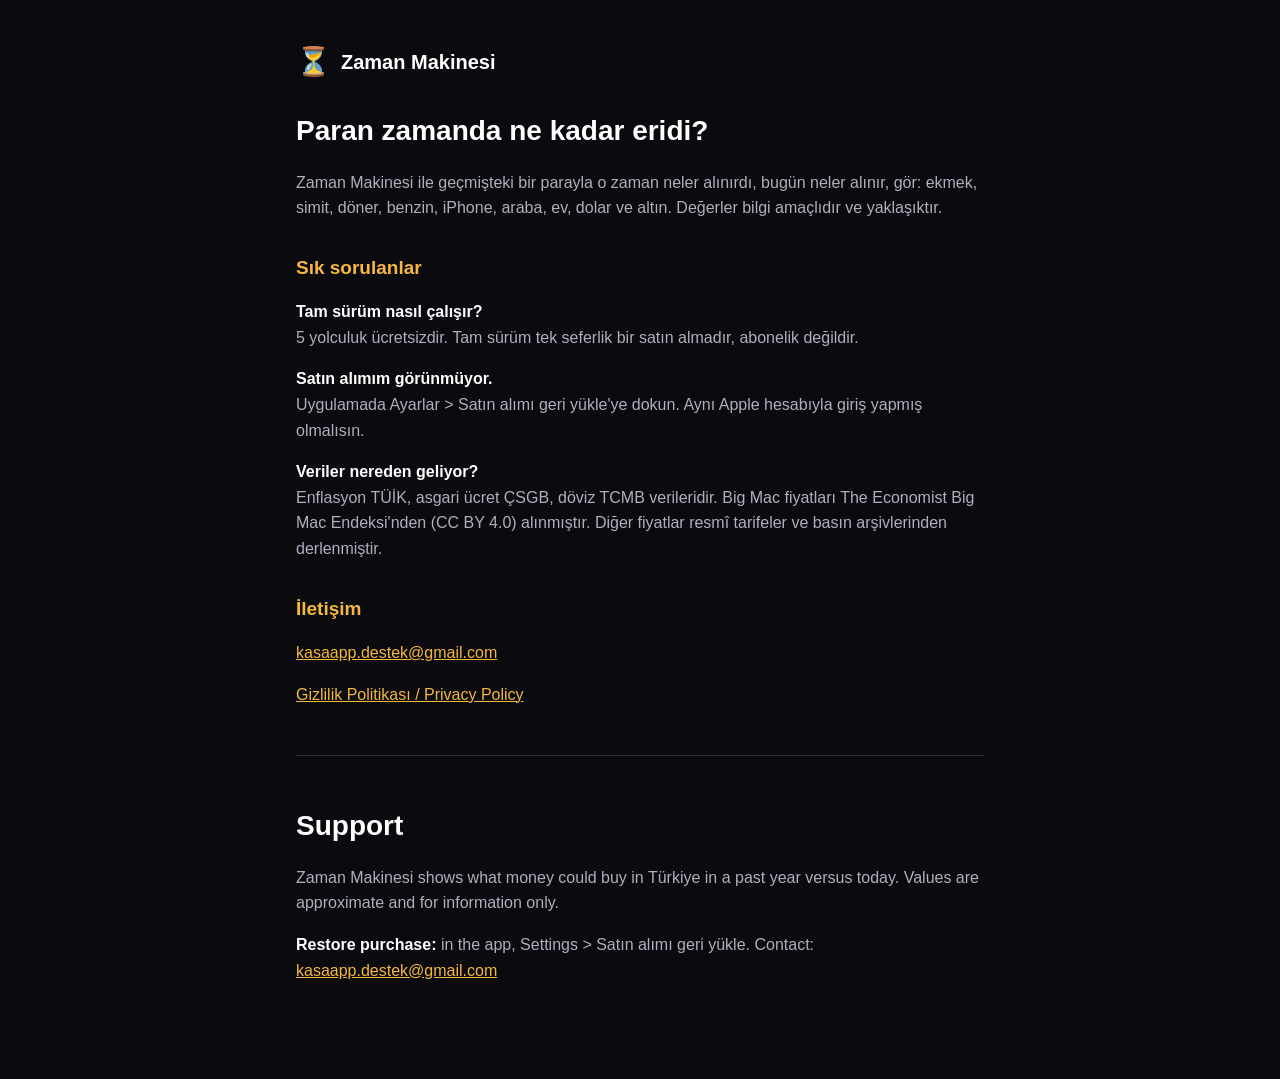
<file: index.html>
<!doctype html>
<html lang="tr">
<head>
<meta charset="utf-8">
<meta name="viewport" content="width=device-width, initial-scale=1">
<title>Zaman Makinesi – Destek / Support</title>
<link rel="stylesheet" href="style.css">
</head>
<body>
<main>
<div class="logo"><span>⏳</span>Zaman Makinesi</div>
<section>
<h1>Paran zamanda ne kadar eridi?</h1>
<p>Zaman Makinesi ile geçmişteki bir parayla o zaman neler alınırdı, bugün neler alınır, gör: ekmek, simit, döner, benzin, iPhone, araba, ev, dolar ve altın. Değerler bilgi amaçlıdır ve yaklaşıktır.</p>
<h2>Sık sorulanlar</h2>
<p><strong>Tam sürüm nasıl çalışır?</strong><br>5 yolculuk ücretsizdir. Tam sürüm tek seferlik bir satın almadır, abonelik değildir.</p>
<p><strong>Satın alımım görünmüyor.</strong><br>Uygulamada Ayarlar &gt; Satın alımı geri yükle'ye dokun. Aynı Apple hesabıyla giriş yapmış olmalısın.</p>
<p><strong>Veriler nereden geliyor?</strong><br>Enflasyon TÜİK, asgari ücret ÇSGB, döviz TCMB verileridir. Big Mac fiyatları The Economist Big Mac Endeksi'nden (CC BY 4.0) alınmıştır. Diğer fiyatlar resmî tarifeler ve basın arşivlerinden derlenmiştir.</p>
<h2>İletişim</h2>
<p><a href="mailto:kasaapp.destek@gmail.com">kasaapp.destek@gmail.com</a></p>
<p><a href="privacy.html">Gizlilik Politikası / Privacy Policy</a></p>
</section>
<hr>
<section>
<h1>Support</h1>
<p>Zaman Makinesi shows what money could buy in Türkiye in a past year versus today. Values are approximate and for information only.</p>
<p><strong>Restore purchase:</strong> in the app, Settings &gt; Satın alımı geri yükle. Contact: <a href="mailto:kasaapp.destek@gmail.com">kasaapp.destek@gmail.com</a></p>
</section>
</main>
</body>
</html>
</file>
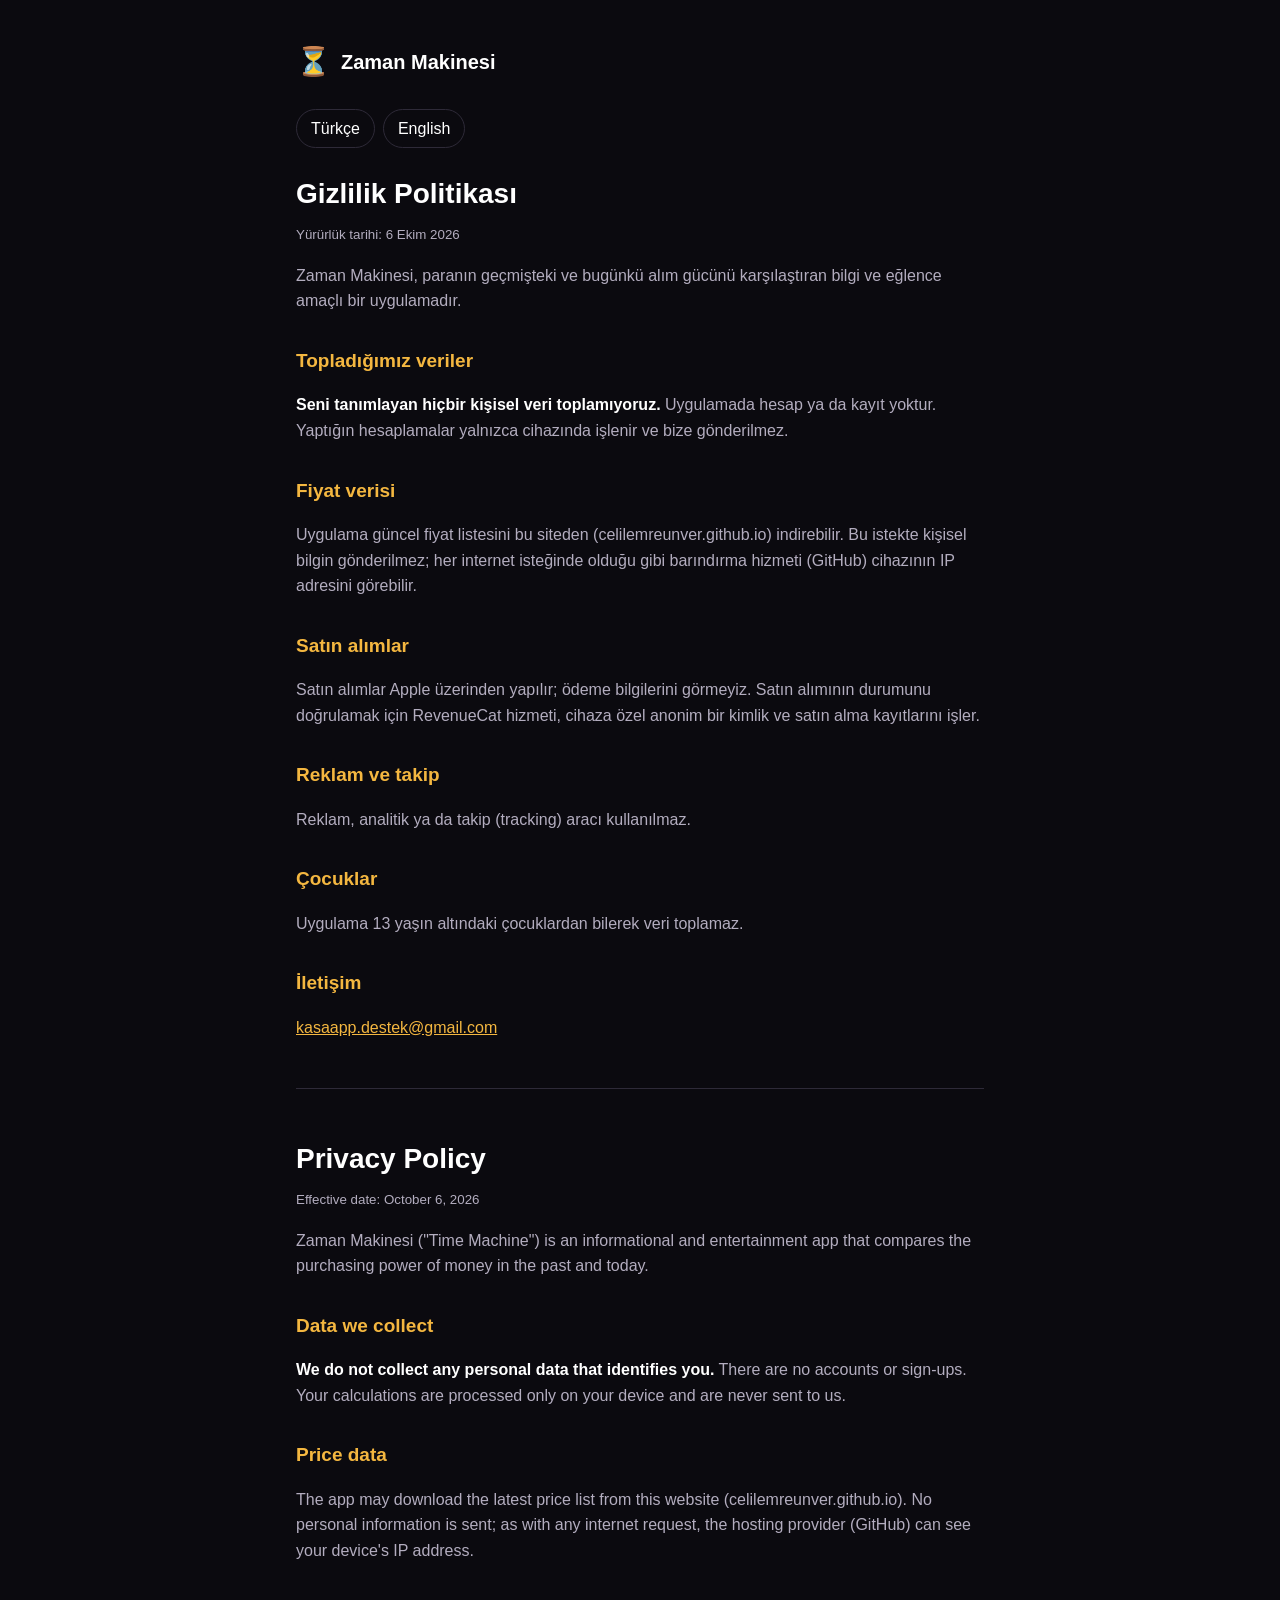
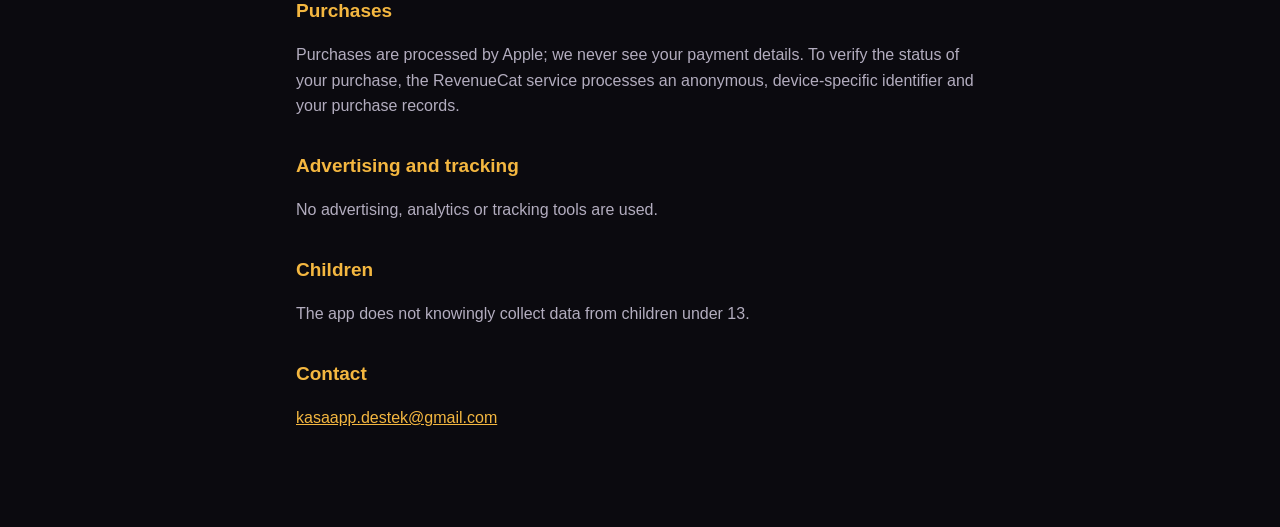
<file: privacy.html>
<!doctype html>
<html lang="tr">
<head>
<meta charset="utf-8">
<meta name="viewport" content="width=device-width, initial-scale=1">
<title>Zaman Makinesi – Gizlilik Politikası / Privacy Policy</title>
<link rel="stylesheet" href="style.css">
</head>
<body>
<main>
<div class="logo"><span>⏳</span>Zaman Makinesi</div>
<div class="lang"><a href="#tr">Türkçe</a><a href="#en">English</a></div>

<section id="tr">
<h1>Gizlilik Politikası</h1>
<small>Yürürlük tarihi: 6 Ekim 2026</small>
<p>Zaman Makinesi, paranın geçmişteki ve bugünkü alım gücünü karşılaştıran bilgi ve eğlence amaçlı bir uygulamadır.</p>
<h2>Topladığımız veriler</h2>
<p><strong>Seni tanımlayan hiçbir kişisel veri toplamıyoruz.</strong> Uygulamada hesap ya da kayıt yoktur. Yaptığın hesaplamalar yalnızca cihazında işlenir ve bize gönderilmez.</p>
<h2>Fiyat verisi</h2>
<p>Uygulama güncel fiyat listesini bu siteden (celilemreunver.github.io) indirebilir. Bu istekte kişisel bilgin gönderilmez; her internet isteğinde olduğu gibi barındırma hizmeti (GitHub) cihazının IP adresini görebilir.</p>
<h2>Satın alımlar</h2>
<p>Satın alımlar Apple üzerinden yapılır; ödeme bilgilerini görmeyiz. Satın alımının durumunu doğrulamak için RevenueCat hizmeti, cihaza özel anonim bir kimlik ve satın alma kayıtlarını işler.</p>
<h2>Reklam ve takip</h2>
<p>Reklam, analitik ya da takip (tracking) aracı kullanılmaz.</p>
<h2>Çocuklar</h2>
<p>Uygulama 13 yaşın altındaki çocuklardan bilerek veri toplamaz.</p>
<h2>İletişim</h2>
<p><a href="mailto:kasaapp.destek@gmail.com">kasaapp.destek@gmail.com</a></p>
</section>

<hr>

<section id="en">
<h1>Privacy Policy</h1>
<small>Effective date: October 6, 2026</small>
<p>Zaman Makinesi ("Time Machine") is an informational and entertainment app that compares the purchasing power of money in the past and today.</p>
<h2>Data we collect</h2>
<p><strong>We do not collect any personal data that identifies you.</strong> There are no accounts or sign-ups. Your calculations are processed only on your device and are never sent to us.</p>
<h2>Price data</h2>
<p>The app may download the latest price list from this website (celilemreunver.github.io). No personal information is sent; as with any internet request, the hosting provider (GitHub) can see your device's IP address.</p>
<h2>Purchases</h2>
<p>Purchases are processed by Apple; we never see your payment details. To verify the status of your purchase, the RevenueCat service processes an anonymous, device-specific identifier and your purchase records.</p>
<h2>Advertising and tracking</h2>
<p>No advertising, analytics or tracking tools are used.</p>
<h2>Children</h2>
<p>The app does not knowingly collect data from children under 13.</p>
<h2>Contact</h2>
<p><a href="mailto:kasaapp.destek@gmail.com">kasaapp.destek@gmail.com</a></p>
</section>
</main>
</body>
</html>
</file>
<file: style.css>
:root{--bg:#0B0A0F;--surface:#16141C;--text:#FFFFFF;--muted:#B3ADBF;--brand:#F4B740;--line:#2E2A38}
*{box-sizing:border-box}
body{margin:0;background:var(--bg);color:var(--text);font:16px/1.6 -apple-system,BlinkMacSystemFont,"Segoe UI",Inter,Roboto,sans-serif}
main{max-width:720px;margin:0 auto;padding:40px 16px 80px}
h1{font-size:28px;margin:0 0 4px}
h2{font-size:19px;margin:32px 0 8px;color:var(--brand)}
p,li{color:var(--muted)}
strong{color:var(--text)}
a{color:var(--brand)}
.logo{display:inline-flex;align-items:center;gap:10px;font-weight:700;font-size:20px;margin-bottom:24px}
.logo span{font-size:28px}
.card{background:var(--surface);border:1px solid var(--line);border-radius:14px;padding:18px 20px;margin:16px 0}
.lang{display:flex;gap:8px;margin:0 0 24px}
.lang a{padding:6px 14px;border:1px solid var(--line);border-radius:999px;text-decoration:none;color:var(--text)}
hr{border:0;border-top:1px solid var(--line);margin:48px 0}
small{color:var(--muted)}
</file>
